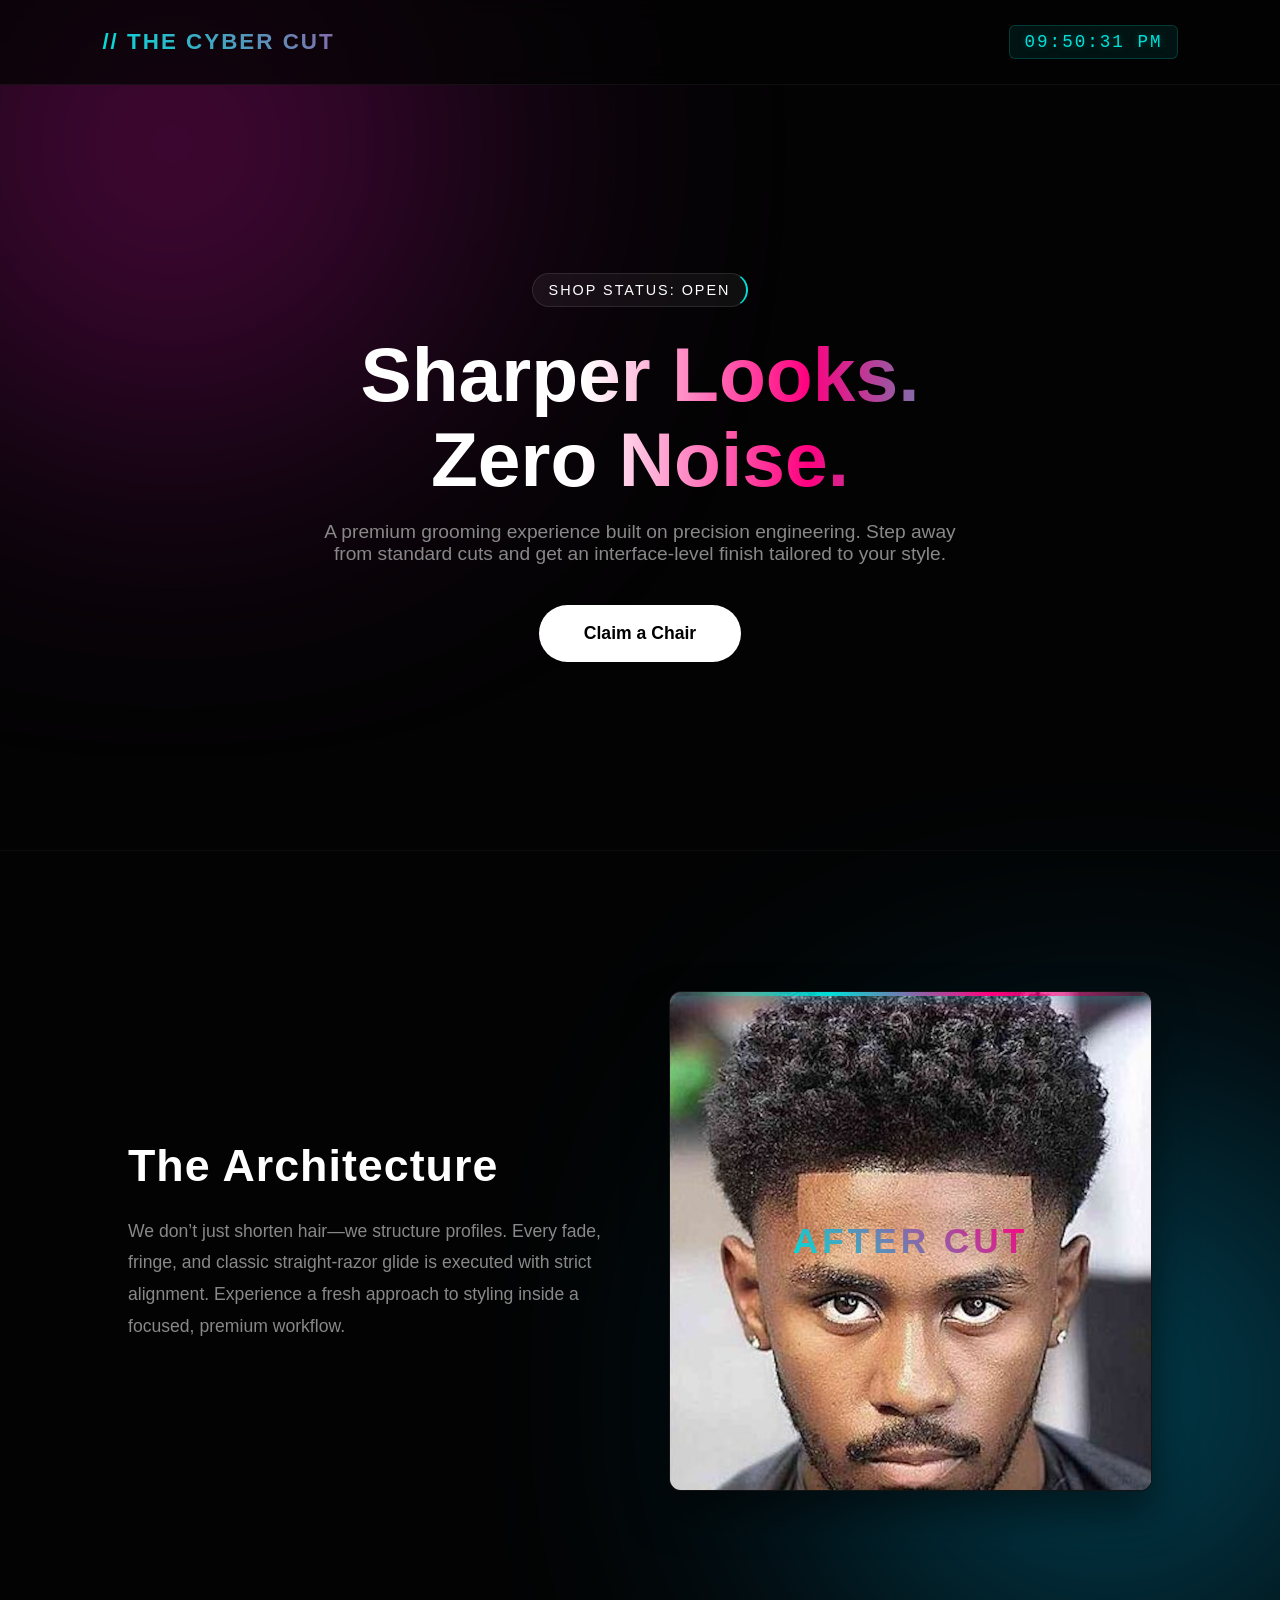
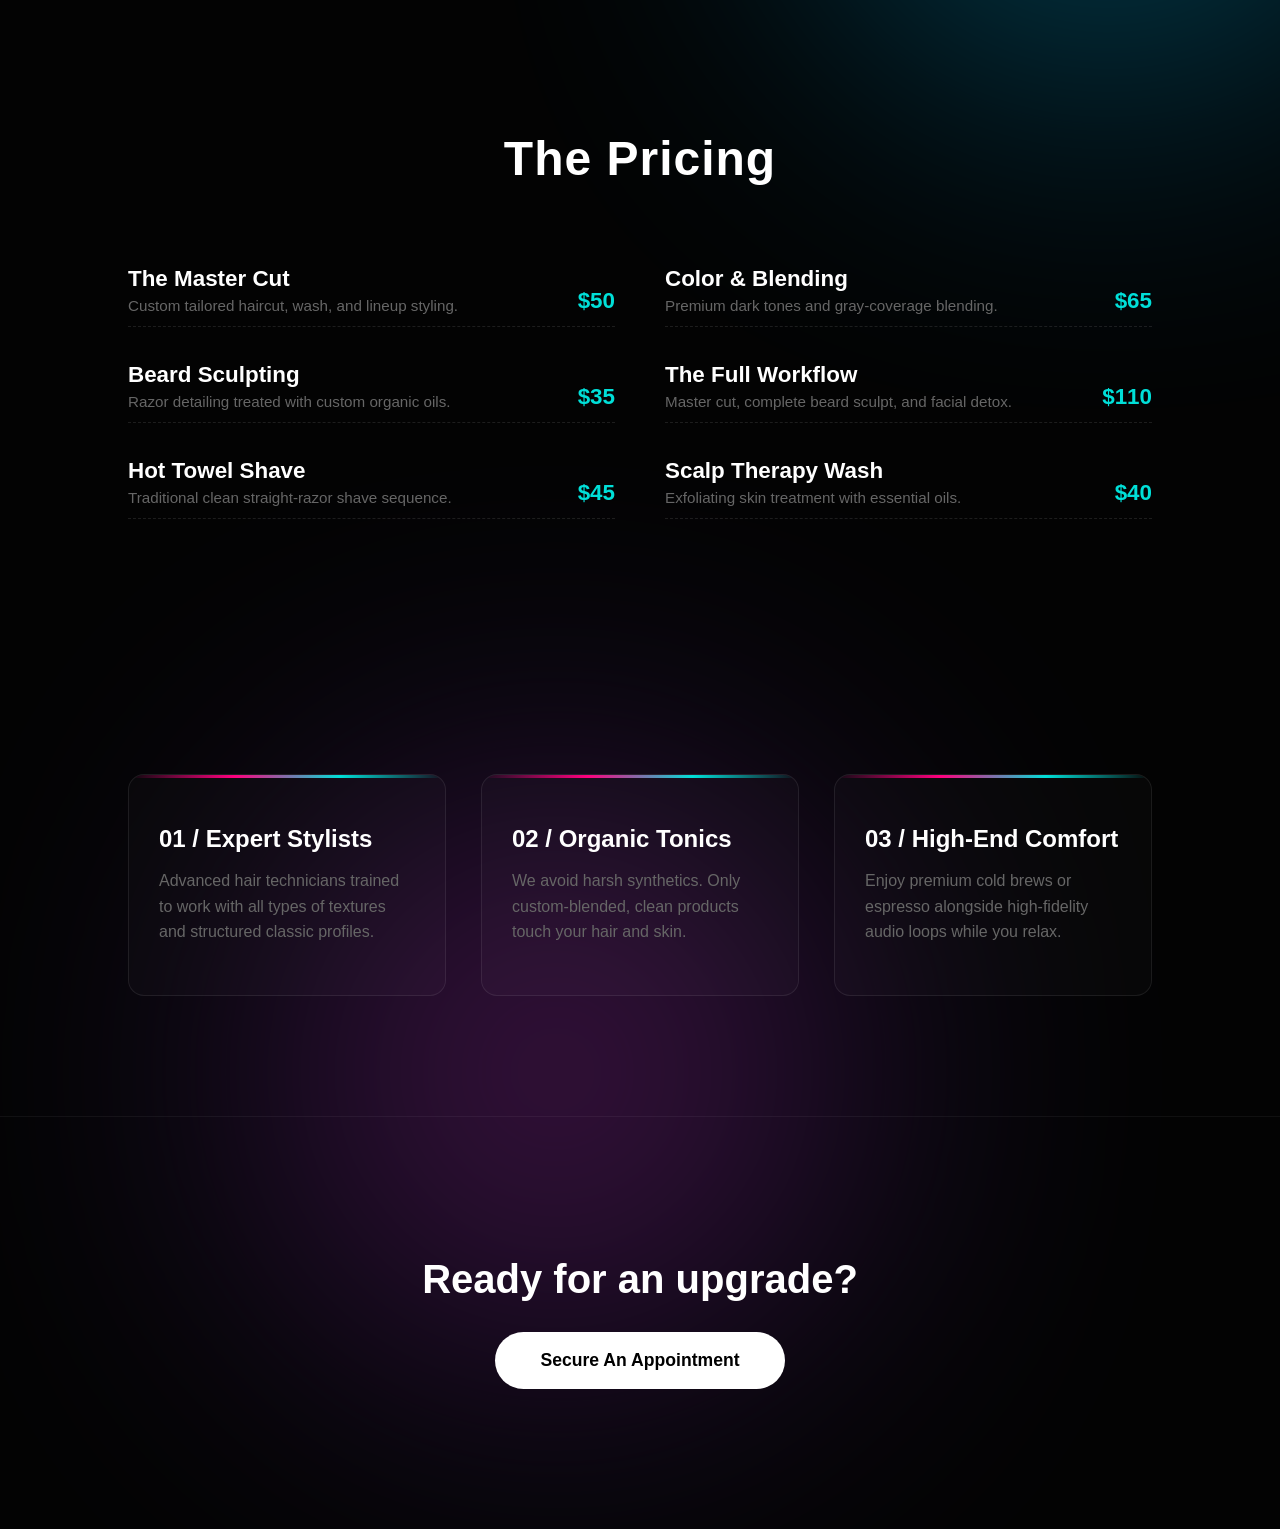
<file: Solar/animation/index.html>
<!DOCTYPE html>
<html lang="en">

<head>
    <meta charset="UTF-8">
    <meta name="viewport" content="width=device-width, initial-scale=1.0">
    <title>The Cyber Cut | Premium Modern Barbershop</title>
    <style>
        /* Reset & Base Premium Styles */
        * {
            margin: 0;
            padding: 0;
            box-sizing: border-box;
            font-family: 'Segoe UI', Roboto, Helvetica, Arial, sans-serif;
        }

        body {
            background-color: #030303;
            color: #ffffff;
            overflow-x: hidden;
            position: relative;
        }

        /* Shifting Neon Gradient Ambient Orbs */
        .orb {
            position: absolute;
            width: 600px;
            height: 600px;
            border-radius: 50%;
            filter: blur(140px);
            opacity: 0.35;
            z-index: -1;
            pointer-events: none;
        }

        .orb-1 {
            background: radial-gradient(circle, #ff007f, #7928ca);
            top: -5%;
            left: -10%;
            animation: floatOrb 12s infinite alternate ease-in-out;
        }

        .orb-2 {
            background: radial-gradient(circle, #00dfd8, #0070f3);
            top: 35%;
            right: -10%;
            animation: floatOrb 18s infinite alternate-reverse ease-in-out;
        }

        .orb-3 {
            background: radial-gradient(circle, #ff007f, #0070f3);
            bottom: 5%;
            left: 20%;
            animation: floatOrb 15s infinite alternate ease-in-out;
        }

        @keyframes floatOrb {
            0% {
                transform: translate(0, 0) scale(1);
            }

            100% {
                transform: translate(80px, 60px) scale(1.2);
            }
        }

        /* Sticky Navigation Bar */
        nav {
            display: flex;
            justify-content: space-between;
            align-items: center;
            padding: 25px 8%;
            background: rgba(3, 3, 3, 0.75);
            backdrop-filter: blur(12px);
            border-bottom: 1px solid rgba(255, 255, 255, 0.05);
            position: sticky;
            top: 0;
            z-index: 100;
        }

        .logo {
            font-size: 1.4rem;
            font-weight: 800;
            letter-spacing: 2px;
            background: linear-gradient(45deg, #00dfd8, #ff007f);
            -webkit-background-clip: text;
            -webkit-text-fill-color: transparent;
            background-size: 200% auto;
            animation: gradientShift 6s infinite linear;
        }

        .live-clock {
            color: #00dfd8;
            font-family: monospace;
            font-size: 1.1rem;
            letter-spacing: 2px;
            background: rgba(0, 223, 216, 0.08);
            padding: 6px 14px;
            border-radius: 6px;
            border: 1px solid rgba(0, 223, 216, 0.2);
            text-shadow: 0 0 8px rgba(0, 223, 216, 0.3);
        }

        /* SECTION 1: Hero Cover Area */
        .hero {
            height: 85vh;
            display: flex;
            flex-direction: column;
            justify-content: center;
            align-items: center;
            text-align: center;
            padding: 0 20px;
            position: relative;
        }

        /* Auto-Typing Effect */
        .badge {
            background: rgba(255, 255, 255, 0.05);
            border: 1px solid rgba(255, 255, 255, 0.1);
            padding: 8px 16px;
            border-radius: 20px;
            font-size: 0.9rem;
            letter-spacing: 2px;
            margin-bottom: 25px;
            text-transform: uppercase;
            overflow: hidden;
            border-right: 2px solid #00dfd8;
            white-space: nowrap;
            animation: typing 3.5s steps(25, end) infinite, blink 0.75s step-end infinite;
        }

        @keyframes typing {

            0%,
            100% {
                width: 0
            }

            50%,
            80% {
                width: 210px;
            }
        }

        @keyframes blink {

            from,
            to {
                border-color: transparent
            }

            50% {
                border-color: #00dfd8;
            }
        }

        .hero h1 {
            font-size: 4.8rem;
            font-weight: 900;
            line-height: 1.1;
            margin-bottom: 20px;
            background: linear-gradient(to right, #ffffff 20%, #ff007f 40%, #00dfd8 60%, #ffffff 80%);
            background-size: 200% auto;
            -webkit-background-clip: text;
            -webkit-text-fill-color: transparent;
            animation: gradientShift 5s infinite linear;
        }

        @keyframes gradientShift {
            to {
                background-position: 200% center;
            }
        }

        .hero p {
            font-size: 1.2rem;
            color: #888;
            max-width: 650px;
            margin-bottom: 40px;
        }

        /* SECTION 2: Brand Philosophy Block with Image Reveal Scan */
        .philosophy {
            padding: 140px 10%;
            display: flex;
            align-items: center;
            justify-content: space-between;
            gap: 60px;
            border-top: 1px solid rgba(255, 255, 255, 0.03);
        }

        .philo-text {
            flex: 1;
        }

        .philo-text h2 {
            font-size: 2.8rem;
            font-weight: 800;
            margin-bottom: 25px;
            letter-spacing: 1px;
        }

        .philo-text p {
            color: #888;
            font-size: 1.1rem;
            line-height: 1.8;
        }

        .philo-visual {
            flex: 1;
            height: 500px;
            background: #000;
            border: 1px solid rgba(255, 255, 255, 0.08);
            position: relative;
            border-radius: 12px;
            overflow: hidden;
            box-shadow: 0 20px 40px rgba(0, 0, 0, 0.5);
        }

        /* Before Layer (Messy, longer hair) */
        .scan-layer-before {
            position: absolute;
            width: 100%;
            height: 100%;
            background-image: url('./image/before\ cut.png');
            background-size: cover;
            background-position: center center;
            filter: grayscale(0.4) brightness(0.7);
            z-index: 1;
        }

        /* Overlay Text for Layer Before */
        .scan-layer-before::after {
            content: "BEFORE CUT";
            position: absolute;
            font-weight: 900;
            font-size: 2.2rem;
            letter-spacing: 4px;
            color: rgba(255, 255, 255, 0.4);
            top: 50%;
            left: 50%;
            transform: translate(-50%, -50%);
            z-index: 4;
        }

        /* After Layer (Same person, clean trim & side-fade profile) */
        .scan-layer-after {
            position: absolute;
            width: 100%;
            height: 100%;
            background-image: url('./image/after\ cut.png');
            background-size: cover;
            background-position: center center;
            z-index: 2;
            animation: revealMask 8s infinite linear;
            /* Updated to 8s loop */
        }

        /* Overlay Text for Layer After */
        .scan-layer-after::after {
            content: "AFTER CUT";
            position: absolute;
            font-weight: 900;
            font-size: 2.2rem;
            letter-spacing: 4px;
            background: linear-gradient(45deg, #00dfd8, #ff007f);
            -webkit-background-clip: text;
            -webkit-text-fill-color: transparent;
            top: 50%;
            left: 50%;
            transform: translate(-50%, -50%);
            z-index: 5;
        }

        /* Travelling Laser Line */
        .moving-border-line {
            position: absolute;
            width: 100%;
            height: 4px;
            background: linear-gradient(90deg, transparent, #00dfd8, #ff007f, transparent);
            box-shadow: 0 0 15px #00dfd8, 0 0 30px #ff007f;
            left: 0;
            z-index: 3;
            animation: scanLine 8s infinite linear;
            /* Updated to match 8s loop */
        }

        @keyframes scanLine {
            0% {
                top: 0%;
            }

            50% {
                top: 100%;
            }

            100% {
                top: 0%;
            }
        }

        @keyframes revealMask {

            0%,
            100% {
                clip-path: inset(0 0 100% 0);
            }

            50% {
                clip-path: inset(0 0 0% 0);
            }
        }

        /* SECTION 3: Service & Price Menu */
        .services {
            padding: 100px 10%;
        }

        .section-title {
            text-align: center;
            font-size: 3rem;
            font-weight: 900;
            margin-bottom: 80px;
            letter-spacing: 1px;
        }

        .menu-grid {
            display: grid;
            grid-template-columns: repeat(auto-fit, minmax(400px, 1fr));
            gap: 50px;
        }

        .menu-item {
            display: flex;
            justify-content: space-between;
            align-items: flex-end;
            margin-bottom: 35px;
            padding-bottom: 12px;
            border-bottom: 1px dashed rgba(255, 255, 255, 0.1);
            position: relative;
            animation: pulseRow 4s infinite ease-in-out;
        }

        @keyframes pulseRow {

            0%,
            100% {
                border-bottom-color: rgba(255, 255, 255, 0.1);
            }

            50% {
                border-bottom-color: rgba(0, 223, 216, 0.4);
            }
        }

        .item-details h3 {
            font-size: 1.4rem;
            margin-bottom: 5px;
        }

        .item-details p {
            font-size: 0.95rem;
            color: #666;
        }

        .item-price {
            font-size: 1.4rem;
            font-weight: 700;
            color: #00dfd8;
        }

        /* SECTION 4: Floating Advantage Cards */
        .gallery-section {
            padding: 120px 10%;
        }

        .card-container {
            display: grid;
            grid-template-columns: repeat(auto-fit, minmax(300px, 1fr));
            gap: 35px;
        }

        .floating-card {
            background: rgba(255, 255, 255, 0.02);
            border: 1px solid rgba(255, 255, 255, 0.08);
            padding: 50px 30px;
            border-radius: 16px;
            animation: floatCard 6s infinite ease-in-out;
            position: relative;
            overflow: hidden;
        }

        .floating-card:nth-child(2) {
            animation-delay: 1.5s;
        }

        .floating-card:nth-child(3) {
            animation-delay: 3s;
        }

        @keyframes floatCard {

            0%,
            100% {
                transform: translateY(0);
            }

            50% {
                transform: translateY(-15px);
                border-color: rgba(255, 0, 127, 0.4);
            }
        }

        .floating-card::before {
            content: '';
            position: absolute;
            top: 0;
            left: 0;
            width: 100%;
            height: 3px;
            background: linear-gradient(90deg, transparent, #ff007f, #00dfd8, transparent);
            animation: lineMove 4s infinite linear;
        }

        @keyframes lineMove {
            0% {
                transform: translateX(-100%);
            }

            100% {
                transform: translateX(100%);
            }
        }

        .floating-card h4 {
            font-size: 1.5rem;
            margin-bottom: 15px;
        }

        .floating-card p {
            color: #666;
            line-height: 1.6;
        }

        /* SECTION 5: Pulsing Footer CTA */
        .footer-cta {
            padding: 140px 20px;
            text-align: center;
            border-top: 1px solid rgba(255, 255, 255, 0.05);
        }

        .cta-button {
            position: relative;
            padding: 18px 45px;
            font-size: 1.1rem;
            font-weight: 600;
            color: #000;
            background: #fff;
            border: none;
            border-radius: 30px;
            cursor: pointer;
            animation: pulseGlow 2s infinite;
        }

        @keyframes pulseGlow {
            0% {
                box-shadow: 0 0 0 0 rgba(0, 223, 216, 0.6);
            }

            70% {
                box-shadow: 0 0 0 20px rgba(0, 223, 216, 0);
            }

            100% {
                box-shadow: 0 0 0 0 rgba(0, 223, 216, 0);
            }
        }
    </style>
</head>

<body>

    <!-- Ambient Background Lighting Orbs -->
    <div class="orb orb-1"></div>
    <div class="orb orb-2"></div>
    <div class="orb orb-3"></div>

    <!-- Sticky Navigation Bar with Live Clock -->
    <nav>
        <div class="logo">// THE CYBER CUT</div>
        <div class="live-clock" id="liveClock">00:00:00 AM</div>
    </nav>

    <!-- SECTION 1: Hero Cover Area -->
    <section class="hero">
        <div class="badge">Shop Status: Open</div>
        <h1>Sharper Looks.<br>Zero Noise.</h1>
        <p>A premium grooming experience built on precision engineering. Step away from standard cuts and get an
            interface-level finish tailored to your style.</p>
        <button class="cta-button">Claim a Chair</button>
    </section>

    <!-- SECTION 2: Brand Philosophy Block with Image Reveal Scan -->
    <section class="philosophy">
        <div class="philo-text">
            <h2>The Architecture</h2>
            <p>We don’t just shorten hair—we structure profiles. Every fade, fringe, and classic straight-razor glide is
                executed with strict alignment. Experience a fresh approach to styling inside a focused, premium
                workflow.</p>
        </div>

        <div class="philo-visual">
            <!-- Traveling Laser Line -->
            <div class="moving-border-line"></div>

            <!-- Before Layer (Messy, longer hair) -->
            <div class="scan-layer-before"></div>

            <!-- After Layer (Same person, clean trim & side-fade profile) -->
            <div class="scan-layer-after"></div>
        </div>
    </section>

    <!-- SECTION 3: Extensive Price Menu -->
    <section class="services">
        <h2 class="section-title">The Pricing</h2>
        <div class="menu-grid">
            <div>
                <div class="menu-item">
                    <div class="item-details">
                        <h3>The Master Cut</h3>
                        <p>Custom tailored haircut, wash, and lineup styling.</p>
                    </div>
                    <div class="item-price">$50</div>
                </div>
                <div class="menu-item">
                    <div class="item-details">
                        <h3>Beard Sculpting</h3>
                        <p>Razor detailing treated with custom organic oils.</p>
                    </div>
                    <div class="item-price">$35</div>
                </div>
                <div class="menu-item">
                    <div class="item-details">
                        <h3>Hot Towel Shave</h3>
                        <p>Traditional clean straight-razor shave sequence.</p>
                    </div>
                    <div class="item-price">$45</div>
                </div>
            </div>
            <div>
                <div class="menu-item">
                    <div class="item-details">
                        <h3>Color &amp; Blending</h3>
                        <p>Premium dark tones and gray-coverage blending.</p>
                    </div>
                    <div class="item-price">$65</div>
                </div>
                <div class="menu-item">
                    <div class="item-details">
                        <h3>The Full Workflow</h3>
                        <p>Master cut, complete beard sculpt, and facial detox.</p>
                    </div>
                    <div class="item-price">$110</div>
                </div>
                <div class="menu-item">
                    <div class="item-details">
                        <h3>Scalp Therapy Wash</h3>
                        <p>Exfoliating skin treatment with essential oils.</p>
                    </div>
                    <div class="item-price">$40</div>
                </div>
            </div>
        </div>
    </section>

    <!-- SECTION 4: Floating Highlight Grid -->
    <section class="gallery-section">
        <div class="card-container">
            <div class="floating-card">
                <h4>01 / Expert Stylists</h4>
                <p>Advanced hair technicians trained to work with all types of textures and structured classic profiles.
                </p>
            </div>
            <div class="floating-card">
                <h4>02 / Organic Tonics</h4>
                <p>We avoid harsh synthetics. Only custom-blended, clean products touch your hair and skin.</p>
            </div>
            <div class="floating-card">
                <h4>03 / High-End Comfort</h4>
                <p>Enjoy premium cold brews or espresso alongside high-fidelity audio loops while you relax.</p>
            </div>
        </div>
    </section>

    <!-- SECTION 5: Footer CTA -->
    <section class="footer-cta">
        <h2 style="font-size: 2.5rem; margin-bottom: 30px; font-weight: 800;">Ready for an upgrade?</h2>
        <button class="cta-button">Secure An Appointment</button>
    </section>

    <!-- Live Dynamic Time JavaScript Execution Layer -->
    <script>
        function updateClock() {
            const clockElement = document.getElementById("liveClock");
            const now = new Date();

            let hours = now.getHours();
            const minutes = String(now.getMinutes()).padStart(2, '0');
            const seconds = String(now.getSeconds()).padStart(2, '0');
            const ampm = hours >= 12 ? 'PM' : 'AM';

            hours = hours % 12;
            hours = hours ? hours : 12;
            const formattedHours = String(hours).padStart(2, '0');

            clockElement.textContent = `${formattedHours}:${minutes}:${seconds} ${ampm}`;
        }

        setInterval(updateClock, 1000);
        updateClock();
    </script>
</body>

</html>
</file>
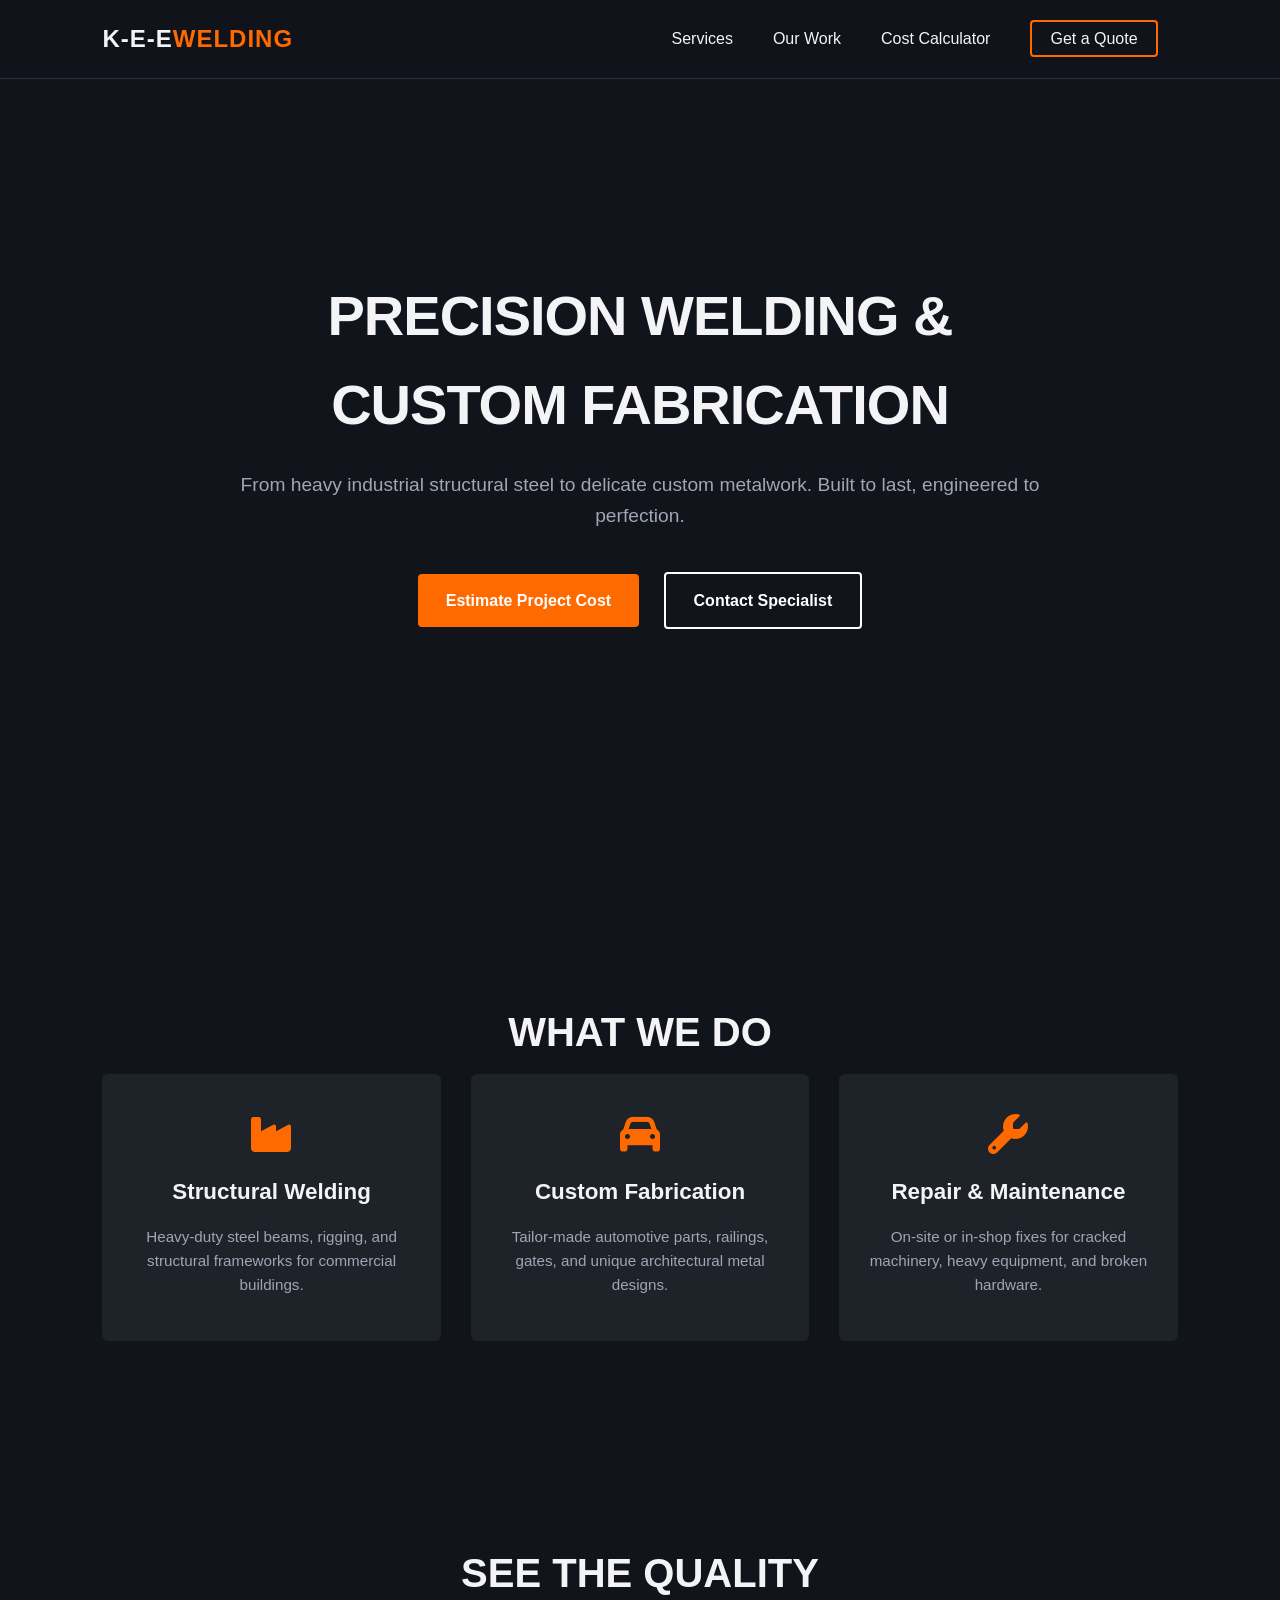
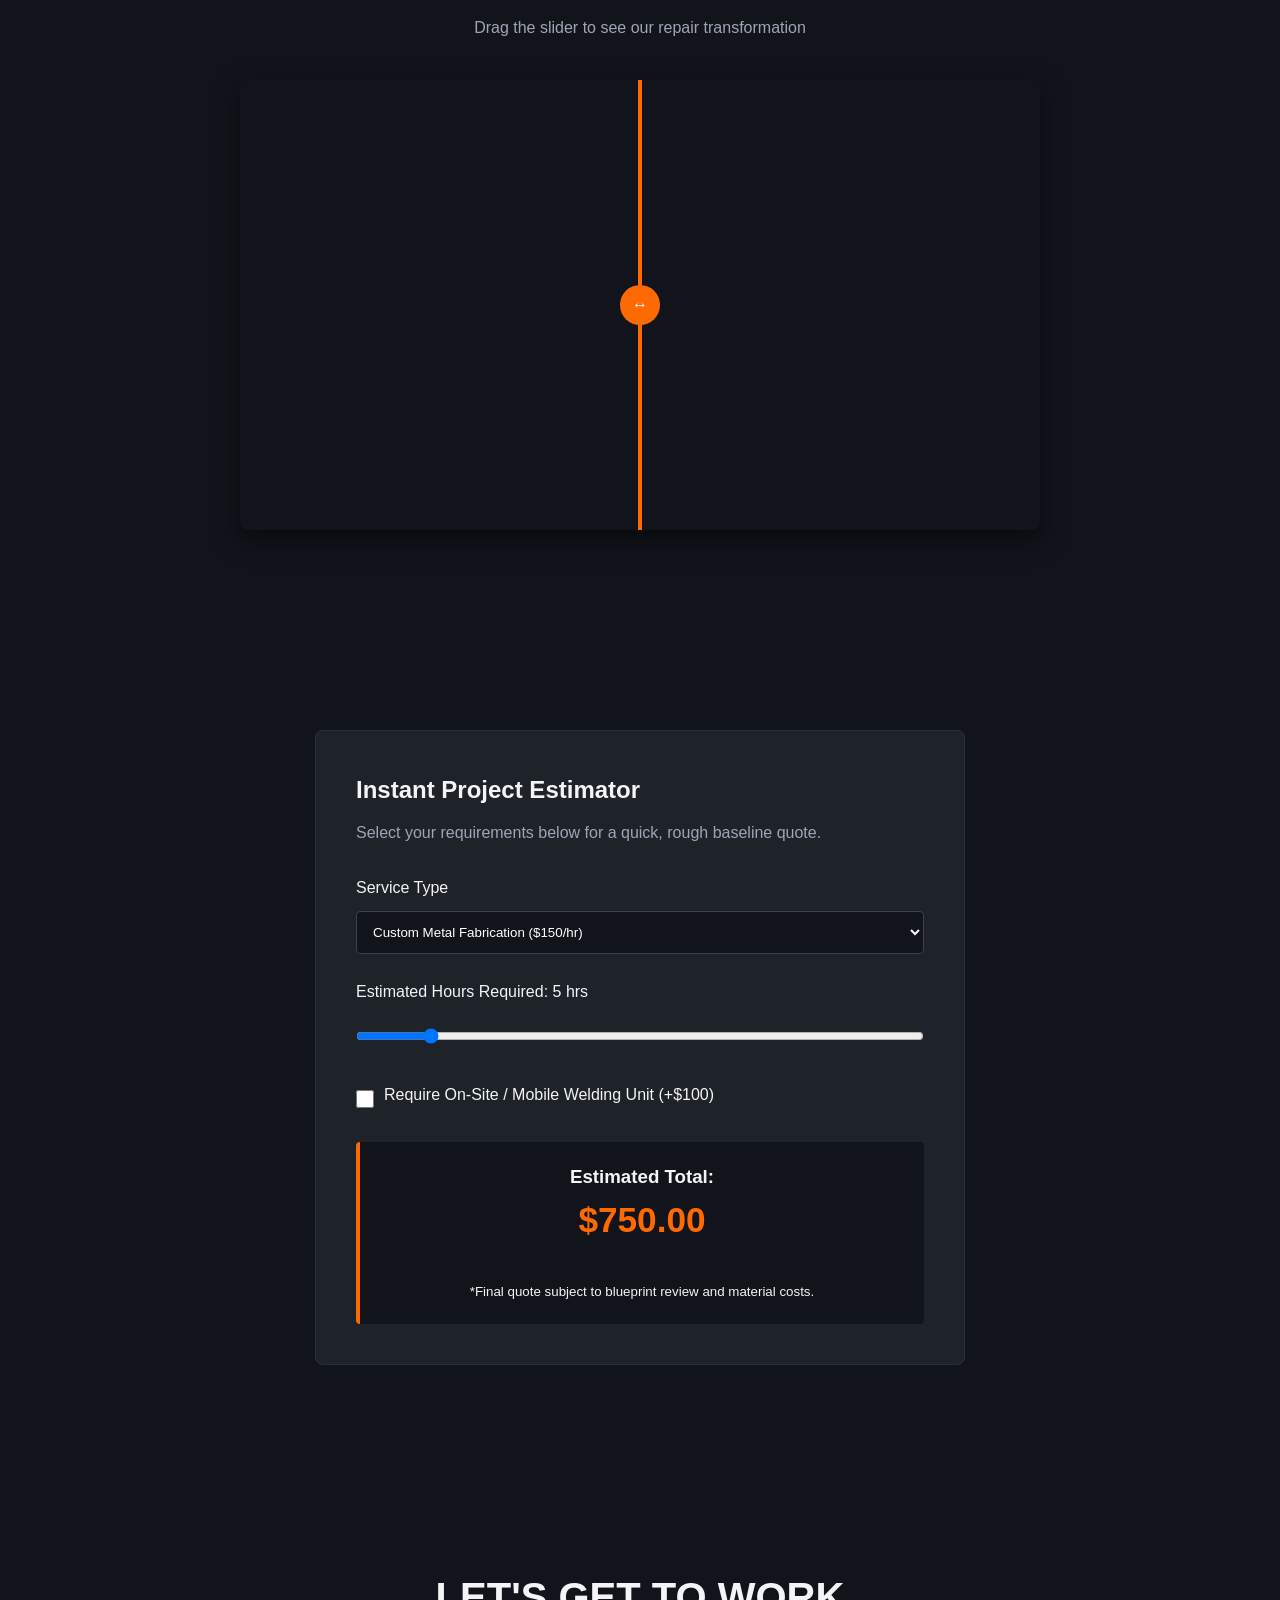
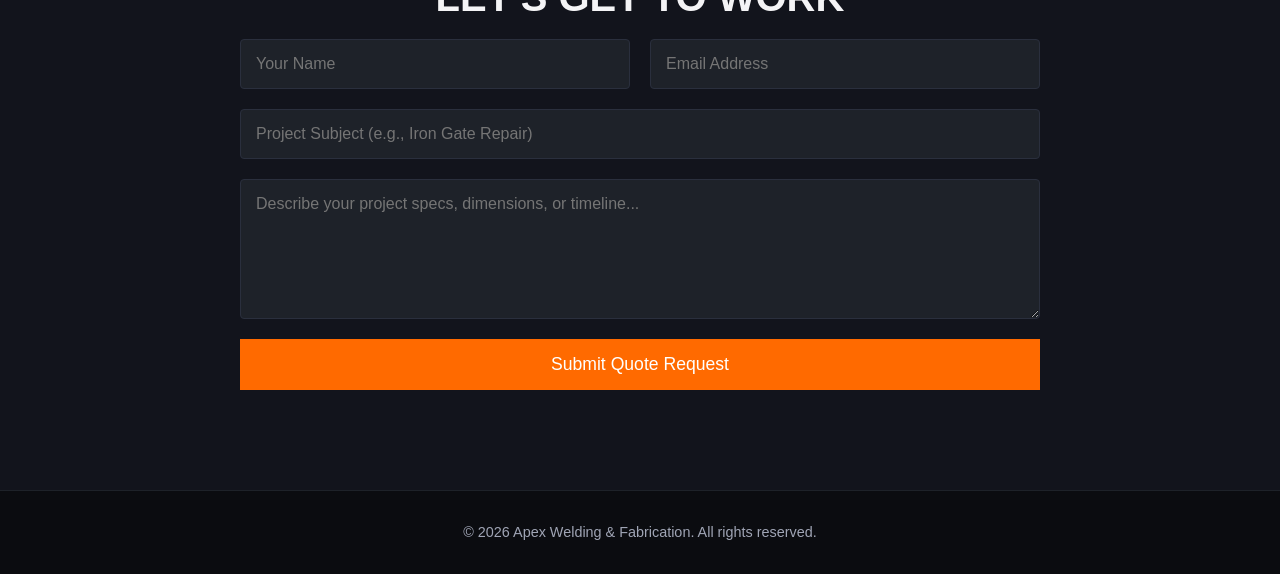
<file: Solar/welding/index.html>
<!DOCTYPE html>
<html lang="en">

<head>
    <meta charset="UTF-8">
    <meta name="viewport" content="width=device-width, initial-scale=1.0">
    <title>Apex Welding & Fabrication</title>
    <link rel="stylesheet" href="style.css">
    <link rel="stylesheet" href="https://cdnjs.cloudflare.com/ajax/libs/font-awesome/6.4.0/css/all.min.css">
</head>

<body>

    <nav class="navbar">
        <div class="logo">K-E-E<span>WELDING</span></div>
        <ul class="nav-links">
            <li><a href="#services">Services</a></li>
            <li><a href="#gallery">Our Work</a></li>
            <li><a href="#estimator">Cost Calculator</a></li>
            <li><a href="#contact" class="btn-nav">Get a Quote</a></li>
        </ul>
    </nav>

    <header class="hero">
        <div class="hero-overlay"></div>
        <div class="hero-content">
            <h1>Precision Welding & Custom Fabrication</h1>
            <p>From heavy industrial structural steel to delicate custom metalwork. Built to last, engineered to
                perfection.</p>
            <div class="hero-buttons">
                <a href="#estimator" class="btn-primary">Estimate Project Cost</a>
                <a href="#contact" class="btn-secondary">Contact Specialist</a>
            </div>
        </div>
    </header>

    <section id="services" class="services">
        <h2 class="section-title">What We Do</h2>
        <div class="services-grid">
            <div class="service-card">
                <i class="fa-solid fa-industry"></i>
                <h3>Structural Welding</h3>
                <p>Heavy-duty steel beams, rigging, and structural frameworks for commercial buildings.</p>
            </div>
            <div class="service-card">
                <i class="fa-solid fa-car"></i>
                <h3>Custom Fabrication</h3>
                <p>Tailor-made automotive parts, railings, gates, and unique architectural metal designs.</p>
            </div>
            <div class="service-card">
                <i class="fa-solid fa-wrench"></i>
                <h3>Repair & Maintenance</h3>
                <p>On-site or in-shop fixes for cracked machinery, heavy equipment, and broken hardware.</p>
            </div>
        </div>
    </section>

    <section id="gallery" class="gallery-section">
        <h2 class="section-title">See the Quality</h2>
        <p class="section-subtitle">Drag the slider to see our repair transformation</p>

        <div class="slider-container">
            <div class="img background-img"></div>
            <div class="img foreground-img"></div>
            <input type="range" min="1" max="100" value="50" class="slider" id="before-after-slider">
            <div class="slider-button"></div>
        </div>
    </section>

    <section id="estimator" class="estimator-section">
        <div class="estimator-container">
            <h2>Instant Project Estimator</h2>
            <p>Select your requirements below for a quick, rough baseline quote.</p>

            <form id="calc-form">
                <div class="form-group">
                    <label for="service-type">Service Type</label>
                    <select id="service-type">
                        <option value="150">Custom Metal Fabrication ($150/hr)</option>
                        <option value="200">Structural Steel Welding ($200/hr)</option>
                        <option value="120">General Repair Work ($120/hr)</option>
                    </select>
                </div>

                <div class="form-group">
                    <label for="project-size">Estimated Hours Required: <span id="hours-val">5</span> hrs</label>
                    <input type="range" id="project-size" min="1" max="40" value="5">
                </div>

                <div class="form-group checkbox-group">
                    <input type="checkbox" id="mobile-service" value="100">
                    <label for="mobile-service">Require On-Site / Mobile Welding Unit (+$100)</label>
                </div>
                <div class="result-display">
                    <h3>Estimated Total:</h3>
                    <p id="total-price">$0.00</p>
                    <small>*Final quote subject to blueprint review and material costs.</small>
                </div>
                </form>
                </div>
                </section>
                
                <section id="contact" class="contact-section">
                    <h2 class="section-title">Let's Get To Work</h2>
                    <div class="contact-container">
                        <form id="contact-form" class="main-form">
                            <div class="form-row">
                                <input type="text" placeholder="Your Name" required>
                                <input type="email" placeholder="Email Address" required>
                            </div>
                            <input type="text" placeholder="Project Subject (e.g., Iron Gate Repair)">
                            <textarea rows="6" placeholder="Describe your project specs, dimensions, or timeline..."
                                required></textarea>
                            <button type="submit" class="btn-primary">Submit Quote Request</button>
                        </form>
                    </div>
                </section>
                
                <footer>
                    <p>&copy; 2026 Apex Welding & Fabrication. All rights reserved.</p>
                </footer>
                
                <script src="script.js"></script>
                </body>
                
                </html>
</file>
<file: Solar/welding/style.css>
/* Global Reset & Theme Variables */
:root {
    --bg-dark: #12141c;
    --bg-card: #1e2229;
    --accent-orange: #ff6a00;
    --accent-blue: #00bfff;
    --text-light: #f4f4f6;
    --text-muted: #a0a5b5;
}

* {
    margin: 0;
    padding: 0;
    box-sizing: border-box;
    font-family: 'Segoe UI', Tahoma, Geneva, Verdana, sans-serif;
    scroll-behavior: smooth;
}

body {
    background-color: var(--bg-dark);
    color: var(--text-light);
    line-height: 1.6;
}

/* Navbar */
.navbar {
    display: flex;
    justify-content: space-between;
    align-items: center;
    padding: 20px 8%;
    background-color: rgba(18, 20, 28, 0.95);
    position: fixed;
    width: 100%;
    top: 0;
    z-index: 1000;
    border-bottom: 1px solid #2a2f3d;
}

.logo {
    font-size: 24px;
    font-weight: 800;
    letter-spacing: 1px;
}

.logo span {
    color: var(--accent-orange);
}

.nav-links {
    display: flex;
    list-style: none;
    align-items: center;
}

.nav-links li a {
    color: var(--text-light);
    text-decoration: none;
    margin: 0 20px;
    font-weight: 500;
    transition: color 0.3s;
}

.nav-links li a:hover {
    color: var(--accent-orange);
}

.btn-nav {
    background-color: transparent;
    border: 2px solid var(--accent-orange);
    padding: 8px 18px;
    border-radius: 4px;
    transition: all 0.3s !important;
}

.btn-nav:hover {
    background-color: var(--accent-orange);
    color: #fff !important;
}

/* Hero Section */
.hero {
    height: 100vh;
    background: url('https://images.unsplash.com/photo-1504328345606-18bbc8c9d7d1?q=80&w=2070') no-repeat center center/cover;
    display: flex;
    align-items: center;
    justify-content: center;
    text-align: center;
    position: relative;
    padding: 0 20px;
}

.hero-overlay {
    position: absolute;
    top: 0;
    left: 0;
    width: 100%;
    height: 100%;
    background: linear-gradient(to bottom, rgba(18, 20, 28, 0.7), var(--bg-dark));
}

.hero-content {
    position: relative;
    z-index: 10;
    max-width: 800px;
}

.hero-content h1 {
    font-size: 3.5rem;
    font-weight: 800;
    margin-bottom: 20px;
    text-transform: uppercase;
    letter-spacing: -1px;
}

.hero-content p {
    font-size: 1.2rem;
    color: var(--text-muted);
    margin-bottom: 40px;
}

.hero-buttons a {
    text-decoration: none;
    padding: 14px 28px;
    font-weight: 600;
    border-radius: 4px;
    margin: 0 10px;
    display: inline-block;
}

.btn-primary {
    background-color: var(--accent-orange);
    color: #fff;
    border: none;
    transition: background 0.3s;
}

.btn-primary:hover {
    background-color: #e05d00;
}

.btn-secondary {
    background-color: transparent;
    color: #fff;
    border: 2px solid #fff;
    transition: all 0.3s;
}

.btn-secondary:hover {
    background-color: #fff;
    color: var(--bg-dark);
}

/* Sections General */
.section-title {
    text-align: center;
    font-size: 2.5rem;
    margin-bottom: 10px;
    text-transform: uppercase;
}

.section-subtitle {
    text-align: center;
    color: var(--text-muted);
    margin-bottom: 40px;
}

.services,
.gallery-section,
.estimator-section,
.contact-section {
    padding: 100px 8%;
}

/* Services Grid */
.services-grid {
    display: grid;
    grid-template-columns: repeat(auto-fit, minmax(280px, 1fr));
    gap: 30px;
}

.service-card {
    background-color: var(--bg-card);
    padding: 40px 30px;
    border-radius: 6px;
    text-align: center;
    border-bottom: 3px solid transparent;
    transition: transform 0.3s, border-color 0.3s;
}

.service-card:hover {
    transform: translateY(-5px);
    border-color: var(--accent-orange);
}

.service-card i {
    font-size: 40px;
    color: var(--accent-orange);
    margin-bottom: 20px;
}

.service-card h3 {
    margin-bottom: 15px;
    font-size: 1.4rem;
}

.service-card p {
    color: var(--text-muted);
    font-size: 0.95rem;
}
/* Before/After Interactive Slider */
.slider-container {
    position: relative;
    width: 100%;
    max-width: 800px;
    height: 450px;
    margin: 0 auto;
    overflow: hidden;
    border-radius: 8px;
    box-shadow: 0 10px 25px rgba(0, 0, 0, 0.5);
}

.slider-container .img {
    position: absolute;
    top: 0;
    left: 0;
    width: 100%;
    height: 100%;
    background-size: cover;
    background-position: center;
}

/* This is the "AFTER" image (The clean, finished weld) */
/* This is the "AFTER" image (The clean, finished weld simulation) */
.background-img {
    background-image: url('https://images.unsplash.com/photo-1504328345606-18bbc8c9d7d1?q=80&w=600');
    background-size: cover;
    background-position: center;
}

/* This is the "BEFORE" image (The sparky/rough phase simulation) */
.foreground-img {
    background-image: url('https://images.unsplash.com/photo-1516339901601-2e1b62dc0c45?q=80&w=600');
    background-size: cover;
    background-position: center;
    width: 50%;
}
.slider {
    position: absolute;
    -webkit-appearance: none;
    appearance: none;
    width: 100%;
    height: 100%;
    background: transparent;
    opacity: 0;
    cursor: ew-resize;
    z-index: 10;
}

.slider-button {
    position: absolute;
    left: 50%;
    top: 0;
    width: 4px;
    height: 100%;
    background-color: var(--accent-orange);
    z-index: 5;
    pointer-events: none;
    transform: translateX(-50%);
}

.slider-button::after {
    content: "↔";
    position: absolute;
    top: 50%;
    left: 50%;
    transform: translate(-50%, -50%);
    width: 40px;
    height: 40px;
    background-color: var(--accent-orange);
    border-radius: 50%;
    color: white;
    text-align: center;
    line-height: 40px;
    font-weight: bold;
}

/* Cost Estimator Widget */
.estimator-container {
    background-color: var(--bg-card);
    max-width: 650px;
    margin: 0 auto;
    padding: 40px;
    border-radius: 8px;
    border: 1px solid #2a2f3d;
}

.estimator-container h2 {
    margin-bottom: 10px;
}

.estimator-container p {
    color: var(--text-muted);
    margin-bottom: 30px;
}

.form-group {
    margin-bottom: 25px;
    display: flex;
    flex-direction: column;
}

.form-group label {
    margin-bottom: 10px;
    font-weight: 500;
}

.form-group select,
.form-group input[type="range"] {
    background-color: var(--bg-dark);
    color: white;
    border: 1px solid #3a4150;
    padding: 12px;
    border-radius: 4px;
    outline: none;
}

.checkbox-group {
    flex-direction: row;
    align-items: center;
    gap: 10px;
}

.checkbox-group input {
    width: 18px;
    height: 18px;
    accent-color: var(--accent-orange);
}

.result-display {
    background-color: var(--bg-dark);
    padding: 20px;
    border-radius: 4px;
    text-align: center;
    border-left: 4px solid var(--accent-orange);
}

#total-price {
    font-size: 2.2rem;
    font-weight: 800;
    color: var(--accent-orange);
}

/* Contact Section */
.contact-container {
    max-width: 800px;
    margin: 0 auto;
}

.main-form {
    display: flex;
    flex-direction: column;
    gap: 20px;
}

.form-row {
    display: flex;
    gap: 20px;
}

.form-row input,
.main-form input,
.main-form textarea {
    width: 100%;
    background-color: var(--bg-card);
    border: 1px solid #2a2f3d;
    padding: 15px;
    color: white;
    border-radius: 4px;
    outline: none;
    font-size: 1rem;
}

.form-row input:focus,
.main-form input:focus,
.main-form textarea:focus {
    border-color: var(--accent-orange);
}

.main-form button {
    padding: 15px;
    font-size: 1.1rem;
    cursor: pointer;
}

footer {
    text-align: center;
    padding: 30px;
    background-color: #0b0c10;
    color: var(--text-muted);
    font-size: 0.9rem;
    border-top: 1px solid #1e2229;
}

/* Responsive Adjustments */
@media (max-width: 768px) {
    .nav-links {
        display: none;
    }

    .hero-content h1 {
        font-size: 2.3rem;
    }

    .form-row {
        flex-direction: column;
        gap: 20px;
    }

    .slider-container {
        height: 300px;
    }
}
</file>
